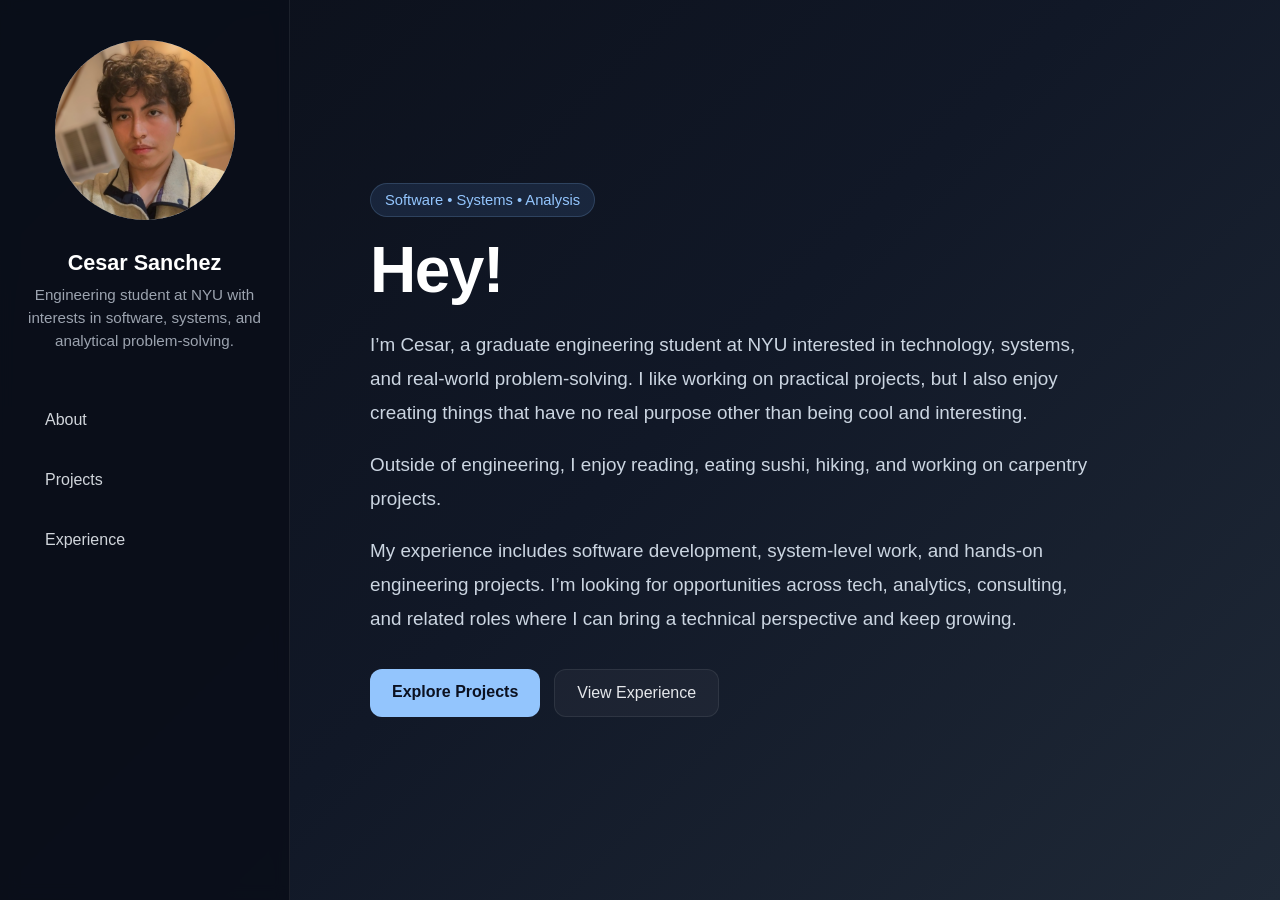
<file: index.html>
<!DOCTYPE html>
<html lang="en">
<head>
  <meta charset="UTF-8" />
  <meta name="viewport" content="width=device-width, initial-scale=1.0" />
  <title>Cesar | Portfolio</title>

  <style>
    * {
      box-sizing: border-box;
      margin: 0;
      padding: 0;
    }

    html, body {
      height: 100%;
      font-family: Arial, Helvetica, sans-serif;
    }

    body {
      display: flex;
      min-height: 100vh;
      background: linear-gradient(135deg, #0b0f19, #111827, #1f2937);
      color: #f3f4f6;
    }

    .sidebar {
      width: 290px;
      background: rgba(10, 15, 25, 0.92);
      backdrop-filter: blur(8px);
      border-right: 1px solid rgba(255, 255, 255, 0.08);
      padding: 40px 28px;
      display: flex;
      flex-direction: column;
      align-items: center;
      justify-content: flex-start;
    }

    .profile-pic {
        width: 180px;
        height: 180px;
        border-radius: 50%;
        object-fit: cover;
        object-position: center;
        display: block;
        margin: 0 auto 30px auto;
    }
    

    .name-block {
      text-align: center;
      margin-bottom: 34px;
    }

    .name-block h2 {
      font-size: 1.35rem;
      font-weight: 600;
      margin-bottom: 8px;
      color: #ffffff;
    }

    .name-block p {
      font-size: 0.95rem;
      color: #9ca3af;
      line-height: 1.5;
    }

    .nav {
      width: 100%;
      margin-top: 10px;
    }

    .nav a {
      display: block;
      width: 100%;
      text-decoration: none;
      color: #d1d5db;
      padding: 14px 16px;
      margin-bottom: 12px;
      border-radius: 12px;
      font-size: 1rem;
      transition: all 0.2s ease;
      border: 1px solid transparent;
    }

    .nav a:hover {
      background: rgba(255, 255, 255, 0.05);
      color: #ffffff;
      border: 1px solid rgba(255, 255, 255, 0.08);
    }

    .content {
      flex: 1;
      display: flex;
      align-items: center;
      padding: 80px;
    }

    .hero {
      max-width: 820px;
    }

    .hero-tag {
      display: inline-block;
      margin-bottom: 20px;
      padding: 8px 14px;
      border-radius: 999px;
      background: rgba(96, 165, 250, 0.12);
      color: #93c5fd;
      font-size: 0.92rem;
      border: 1px solid rgba(147, 197, 253, 0.18);
    }

    .hero h1 {
      font-size: 4rem;
      line-height: 1.05;
      letter-spacing: -1.5px;
      margin-bottom: 24px;
      color: #ffffff;
    }

    .hero h1 span {
      color: #93c5fd;
    }

    .hero p {
      font-size: 1.18rem;
      line-height: 1.8;
      color: #cbd5e1;
      max-width: 720px;
      margin-bottom: 18px;
    }

    .hero-buttons {
      margin-top: 34px;
      display: flex;
      gap: 14px;
      flex-wrap: wrap;
    }

    .btn {
      text-decoration: none;
      padding: 14px 22px;
      border-radius: 12px;
      font-size: 1rem;
      transition: 0.2s ease;
      display: inline-block;
    }

    .btn-primary {
      background: #93c5fd;
      color: #0b1120;
      font-weight: 600;
    }

    .btn-primary:hover {
      background: #bfdbfe;
    }

    .btn-secondary {
      background: rgba(255, 255, 255, 0.04);
      color: #e5e7eb;
      border: 1px solid rgba(255, 255, 255, 0.08);
    }

    .btn-secondary:hover {
      background: rgba(255, 255, 255, 0.08);
    }

    @media (max-width: 900px) {
      body {
        flex-direction: column;
      }

      .sidebar {
        width: 100%;
        border-right: none;
        border-bottom: 1px solid rgba(255, 255, 255, 0.08);
      }

      .content {
        padding: 50px 28px;
      }

      .hero h1 {
        font-size: 2.8rem;
      }

      .hero p {
        font-size: 1.05rem;
      }
    }
  </style>
</head>
<body>

  <aside class="sidebar">
    <img src="images/profile.png" alt="Cesar profile photo" class="profile-pic">

    <div class="name-block">
      <h2>Cesar Sanchez</h2>
      <p>Engineering student at NYU with interests in software, systems, and analytical problem-solving.</p>
    </div>

    <nav class="nav">
      <a href="index.html">About</a>
      <a href="projects.html">Projects</a>
      <a href="experience.html">Experience</a>
    </nav>
  </aside>

  <main class="content">
    <section class="hero" id="about">
      <div class="hero-tag">Software • Systems • Analysis</div>

      <h1>
        Hey!
      </h1>

      <p>
        I’m Cesar, a graduate engineering student at NYU interested in technology,
        systems, and real-world problem-solving. I like working on practical projects,
        but I also enjoy creating things that have no real purpose other than being
        cool and interesting.
      </p>

      <p>
        Outside of engineering, I enjoy reading, eating sushi, hiking, and working on
        carpentry projects.
      </p>

      <p>
        My experience includes software development, system-level work, and hands-on
        engineering projects. I’m looking for opportunities across tech, analytics,
        consulting, and related roles where I can bring a technical perspective and
        keep growing.
      </p>

      <div class="hero-buttons">
        <a href="projects.html" class="btn btn-primary">Explore Projects</a>
        <a href="experience.html" class="btn btn-secondary">View Experience</a>
      </div>
    </section>
  </main>

</body>
</html>
</file>
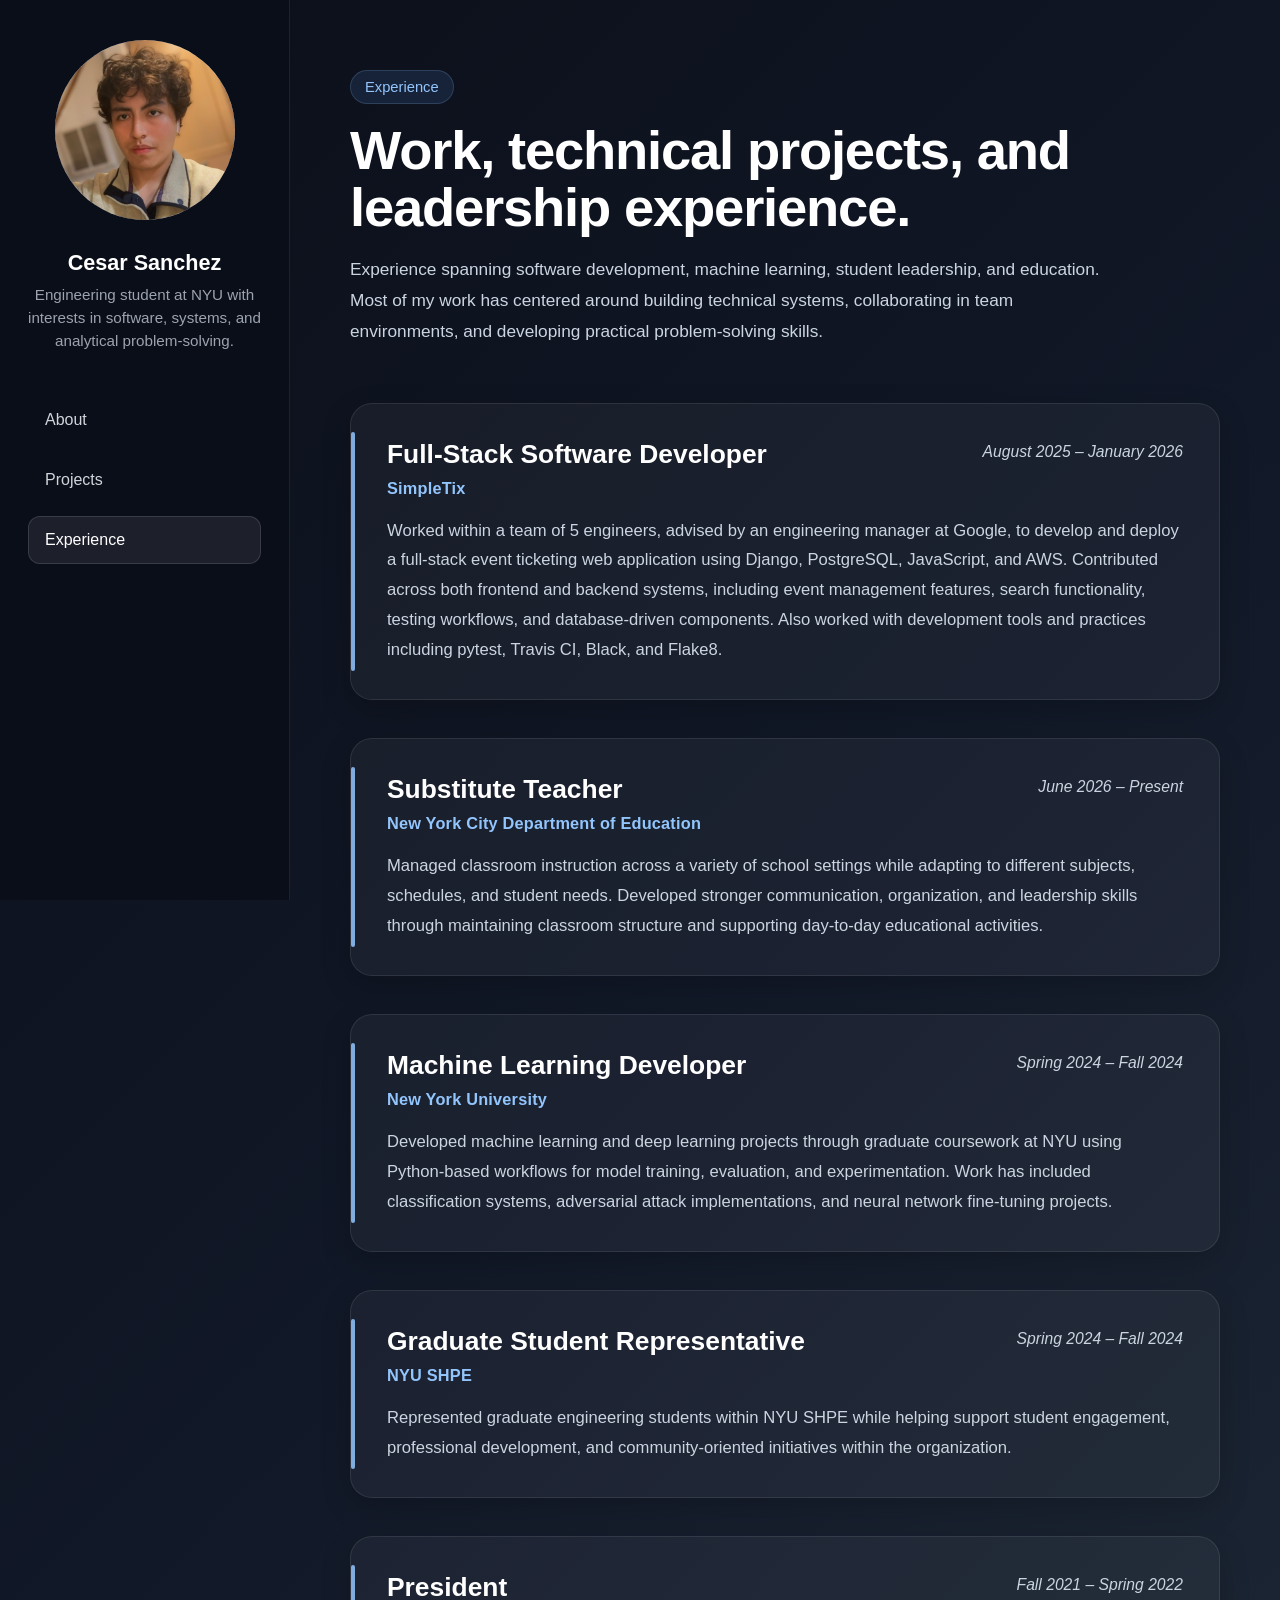
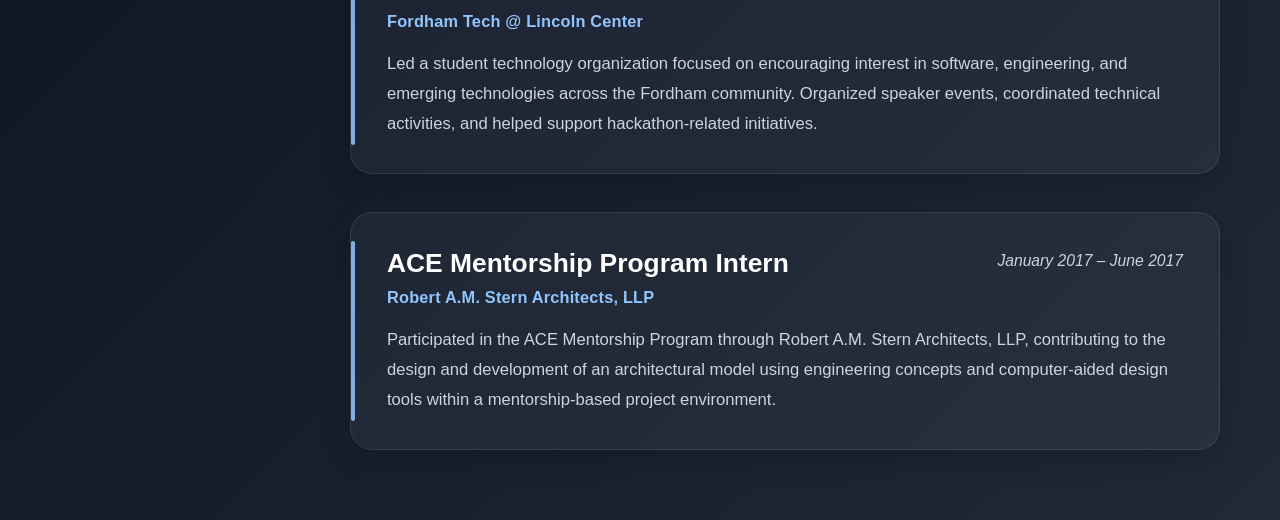
<file: experience.html>
<!DOCTYPE html>
<html lang="en">
<head>
  <meta charset="UTF-8" />
  <meta name="viewport" content="width=device-width, initial-scale=1.0" />
  <title>Cesar | Experience</title>

  <style>
    * {
      box-sizing: border-box;
      margin: 0;
      padding: 0;
    }

    html, body {
      min-height: 100%;
      font-family: Arial, Helvetica, sans-serif;
    }

    body {
      display: flex;
      min-height: 100vh;
      background: linear-gradient(135deg, #0b0f19, #111827, #1f2937);
      color: #f3f4f6;
    }

    .sidebar {
      width: 290px;
      background: rgba(10, 15, 25, 0.92);
      backdrop-filter: blur(8px);
      border-right: 1px solid rgba(255, 255, 255, 0.08);
      padding: 40px 28px;
      display: flex;
      flex-direction: column;
      align-items: center;
      position: sticky;
      top: 0;
      height: 100vh;
      flex-shrink: 0;
    }

    .profile-pic {
        width: 180px;
        height: 180px;
        border-radius: 50%;
        object-fit: cover;
        object-position: center;
        display: block;
        margin: 0 auto 30px auto;
    }

    .name-block {
      text-align: center;
      margin-bottom: 34px;
    }

    .name-block h2 {
      font-size: 1.35rem;
      font-weight: 600;
      margin-bottom: 8px;
      color: #ffffff;
    }

    .name-block p {
      font-size: 0.95rem;
      color: #9ca3af;
      line-height: 1.5;
    }

    .nav {
      width: 100%;
      margin-top: 10px;
    }

    .nav a {
      display: block;
      width: 100%;
      text-decoration: none;
      color: #d1d5db;
      padding: 14px 16px;
      margin-bottom: 12px;
      border-radius: 12px;
      font-size: 1rem;
      transition: all 0.2s ease;
      border: 1px solid transparent;
    }

    .nav a:hover {
      background: rgba(255, 255, 255, 0.05);
      color: #ffffff;
      border: 1px solid rgba(255, 255, 255, 0.08);
    }

    .nav a.active {
      background: rgba(255, 255, 255, 0.08);
      color: #ffffff;
      border: 1px solid rgba(255, 255, 255, 0.12);
    }

    .content {
      flex: 1;
      padding: 70px 60px;
    }

    .page-header {
      max-width: 900px;
      margin-bottom: 55px;
    }

    .page-tag {
      display: inline-block;
      margin-bottom: 18px;
      padding: 8px 14px;
      border-radius: 999px;
      background: rgba(96, 165, 250, 0.12);
      color: #93c5fd;
      font-size: 0.92rem;
      border: 1px solid rgba(147, 197, 253, 0.18);
    }

    .page-header h1 {
      font-size: 3.4rem;
      line-height: 1.05;
      letter-spacing: -1.2px;
      margin-bottom: 18px;
      color: #ffffff;
    }

    .page-header p {
      font-size: 1.08rem;
      line-height: 1.8;
      color: #cbd5e1;
      max-width: 760px;
    }

    .experience-list {
      display: flex;
      flex-direction: column;
      gap: 38px;
      max-width: 1050px;
    }

    .experience-card {
      position: relative;
      padding: 34px 36px;
      border-radius: 22px;
      background: rgba(255, 255, 255, 0.045);
      border: 1px solid rgba(255, 255, 255, 0.09);
      box-shadow: 0 10px 30px rgba(0, 0, 0, 0.18);
      overflow: hidden;
      opacity: 0.38;
      transform: translateY(28px);
      transition: opacity 0.7s ease, transform 0.7s ease, border 0.3s ease;
    }

    .experience-card.show {
      opacity: 1;
      transform: translateY(0);
    }

    .experience-card::before {
      content: "";
      position: absolute;
      left: 0;
      top: 28px;
      bottom: 28px;
      width: 4px;
      border-radius: 999px;
      background: #93c5fd;
      opacity: 0.85;
    }

    .experience-card:hover {
      border: 1px solid rgba(147, 197, 253, 0.28);
      background: rgba(255, 255, 255, 0.065);
    }

    .role-top {
      display: flex;
      justify-content: space-between;
      gap: 24px;
      align-items: flex-start;
      margin-bottom: 18px;
    }

    .role-title h2 {
      font-size: 1.65rem;
      color: #ffffff;
      margin-bottom: 8px;
      line-height: 1.25;
    }

    .role-title h3 {
      font-size: 1.02rem;
      color: #93c5fd;
      font-weight: 600;
      letter-spacing: 0.2px;
    }

    .role-date {
      color: #cbd5e1;
      font-style: italic;
      font-size: 0.98rem;
      white-space: nowrap;
      padding-top: 5px;
    }

    .experience-card p {
      color: #cbd5e1;
      font-size: 1.04rem;
      line-height: 1.8;
      max-width: 920px;
    }

    @media (max-width: 1000px) {
      body {
        flex-direction: column;
      }

      .sidebar {
        width: 100%;
        height: auto;
        position: relative;
        border-right: none;
        border-bottom: 1px solid rgba(255, 255, 255, 0.08);
      }

      .content {
        padding: 50px 24px;
      }

      .page-header h1 {
        font-size: 2.6rem;
      }

      .role-top {
        flex-direction: column;
        gap: 8px;
      }

      .role-date {
        white-space: normal;
      }
    }

    @media (max-width: 640px) {
      .page-header h1 {
        font-size: 2.2rem;
      }

      .experience-card {
        padding: 28px 24px;
      }

      .role-title h2 {
        font-size: 1.35rem;
      }

      .experience-card p {
        font-size: 1rem;
      }
    }
  </style>
</head>
<body>

  <aside class="sidebar">
    <img src="images/profile.png" alt="Cesar profile photo" class="profile-pic">

    <div class="name-block">
      <h2>Cesar Sanchez</h2>
      <p>Engineering student at NYU with interests in software, systems, and analytical problem-solving.</p>
    </div>

    <nav class="nav">
      <a href="index.html">About</a>
      <a href="projects.html">Projects</a>
      <a href="experience.html" class="active">Experience</a>
    </nav>
  </aside>

  <main class="content">
    <section class="page-header">
      <div class="page-tag">Experience</div>
      <h1>Work, technical projects, and leadership experience.</h1>
      <p>
        Experience spanning software development, machine learning, student leadership,
        and education. Most of my work has centered around building technical systems,
        collaborating in team environments, and developing practical problem-solving skills.
      </p>
    </section>

    <section class="experience-list">

      <article class="experience-card">
        <div class="role-top">
          <div class="role-title">
            <h2>Full-Stack Software Developer</h2>
            <h3>SimpleTix</h3>
          </div>
          <div class="role-date">August 2025 – January 2026</div>
        </div>

        <p>
          Worked within a team of 5 engineers, advised by an engineering manager at Google,
          to develop and deploy a full-stack event ticketing web application using Django,
          PostgreSQL, JavaScript, and AWS. Contributed across both frontend and backend systems,
          including event management features, search functionality, testing workflows, and
          database-driven components. Also worked with development tools and practices including
          pytest, Travis CI, Black, and Flake8.
        </p>
      </article>

      <article class="experience-card">
        <div class="role-top">
          <div class="role-title">
            <h2>Substitute Teacher</h2>
            <h3>New York City Department of Education</h3>
          </div>
          <div class="role-date">June 2026 – Present</div>
        </div>

        <p>
          Managed classroom instruction across a variety of school settings while adapting to
          different subjects, schedules, and student needs. Developed stronger communication,
          organization, and leadership skills through maintaining classroom structure and supporting
          day-to-day educational activities.
        </p>
      </article>

      <article class="experience-card">
        <div class="role-top">
          <div class="role-title">
            <h2>Machine Learning Developer</h2>
            <h3>New York University</h3>
          </div>
          <div class="role-date">Spring 2024 – Fall 2024</div>
        </div>

        <p>
          Developed machine learning and deep learning projects through graduate coursework at NYU
          using Python-based workflows for model training, evaluation, and experimentation. Work
          has included classification systems, adversarial attack implementations, and neural network
          fine-tuning projects.
        </p>
      </article>

      <article class="experience-card">
        <div class="role-top">
          <div class="role-title">
            <h2>Graduate Student Representative</h2>
            <h3>NYU SHPE</h3>
          </div>
          <div class="role-date">Spring 2024 – Fall 2024</div>
        </div>

        <p>
          Represented graduate engineering students within NYU SHPE while helping support student
          engagement, professional development, and community-oriented initiatives within the organization.
        </p>
      </article>

      <article class="experience-card">
        <div class="role-top">
          <div class="role-title">
            <h2>President</h2>
            <h3>Fordham Tech @ Lincoln Center</h3>
          </div>
          <div class="role-date">Fall 2021 – Spring 2022</div>
        </div>

        <p>
          Led a student technology organization focused on encouraging interest in software,
          engineering, and emerging technologies across the Fordham community. Organized speaker
          events, coordinated technical activities, and helped support hackathon-related initiatives.
        </p>
      </article>

      <article class="experience-card">
        <div class="role-top">
          <div class="role-title">
            <h2>ACE Mentorship Program Intern</h2>
            <h3>Robert A.M. Stern Architects, LLP</h3>
          </div>
          <div class="role-date">January 2017 – June 2017</div>
        </div>

        <p>
          Participated in the ACE Mentorship Program through Robert A.M. Stern Architects, LLP,
          contributing to the design and development of an architectural model using engineering
          concepts and computer-aided design tools within a mentorship-based project environment.
        </p>
      </article>

    </section>
  </main>

  <script>
    const cards = document.querySelectorAll(".experience-card");

    const observer = new IntersectionObserver((entries) => {
      entries.forEach((entry) => {
        if (entry.isIntersecting) {
          entry.target.classList.add("show");
        }
      });
    }, {
      threshold: 0.18
    });

    cards.forEach((card) => {
      observer.observe(card);
    });
  </script>

</body>
</html>
</file>
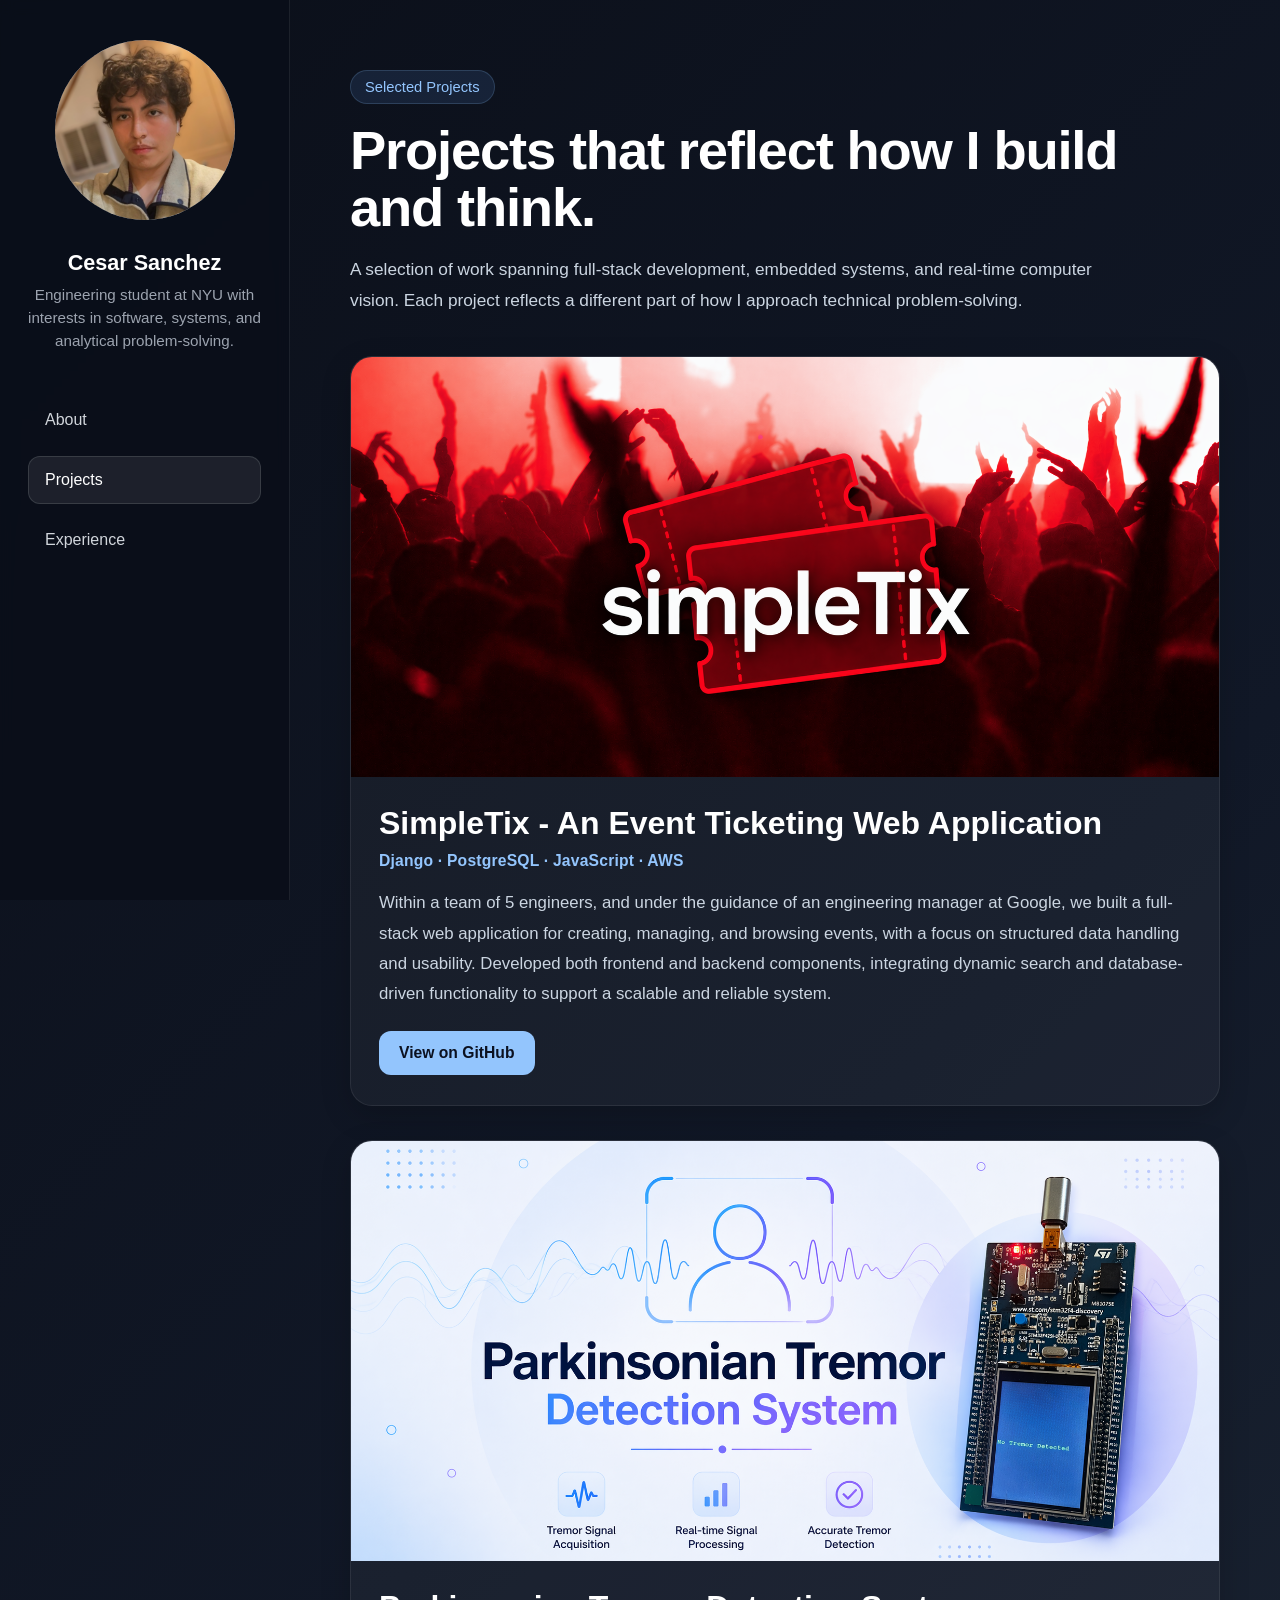
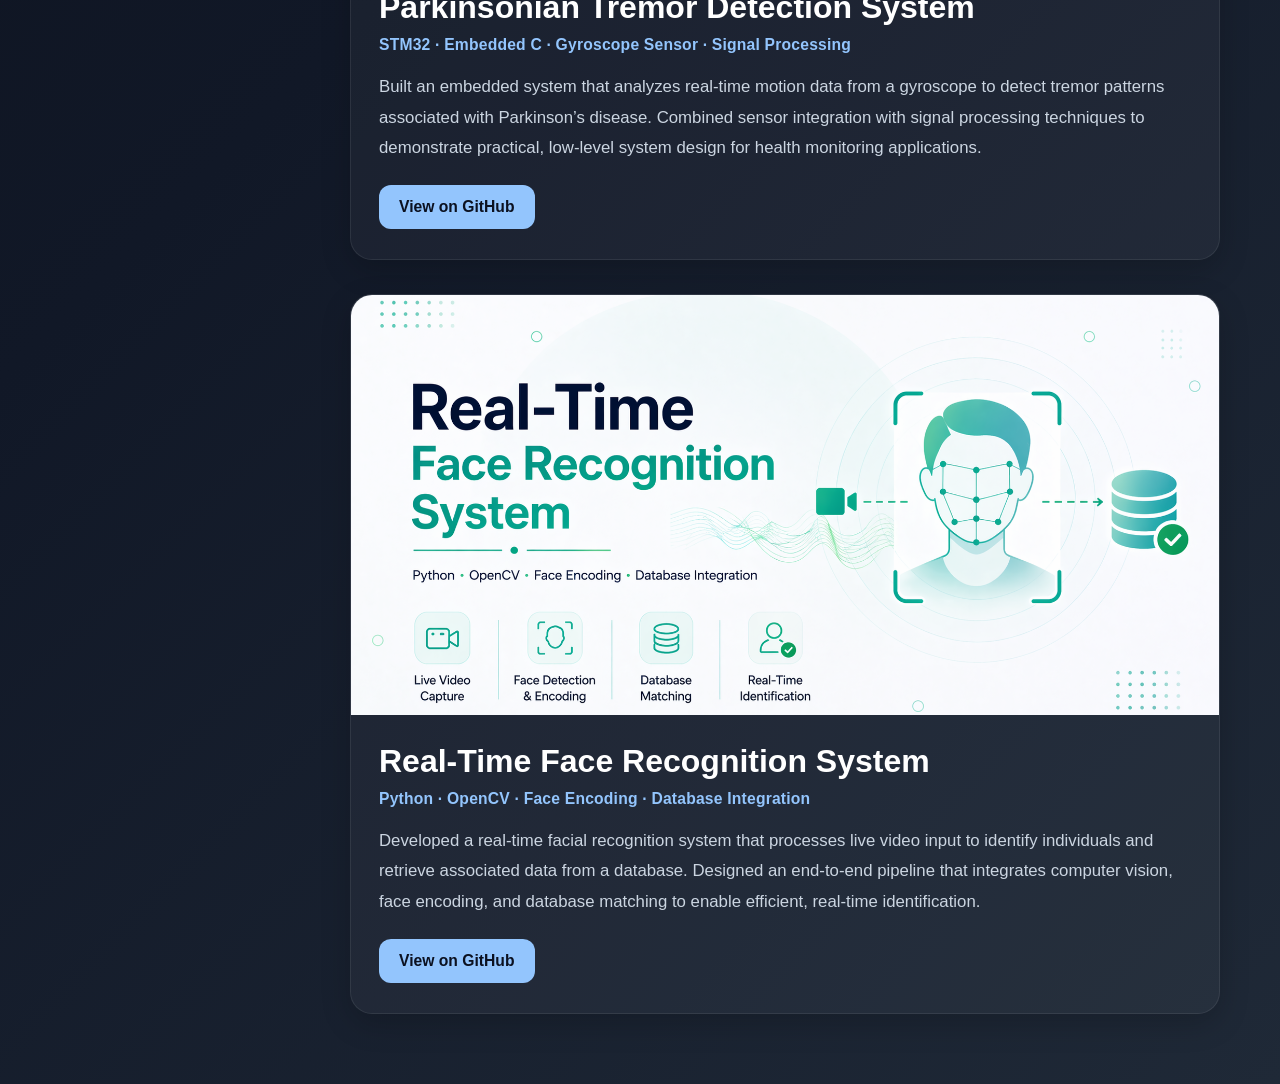
<file: projects.html>
<!DOCTYPE html>
<html lang="en">
<head>
  <meta charset="UTF-8" />
  <meta name="viewport" content="width=device-width, initial-scale=1.0" />
  <title>Cesar | Projects</title>

  <style>
    * {
      box-sizing: border-box;
      margin: 0;
      padding: 0;
    }

    html, body {
      min-height: 100%;
      font-family: Arial, Helvetica, sans-serif;
    }

    body {
      display: flex;
      min-height: 100vh;
      background: linear-gradient(135deg, #0b0f19, #111827, #1f2937);
      color: #f3f4f6;
    }

    .sidebar {
      width: 290px;
      background: rgba(10, 15, 25, 0.92);
      backdrop-filter: blur(8px);
      border-right: 1px solid rgba(255, 255, 255, 0.08);
      padding: 40px 28px;
      display: flex;
      flex-direction: column;
      align-items: center;
      justify-content: flex-start;
      position: sticky;
      top: 0;
      height: 100vh;
      flex-shrink: 0;
    }


    .profile-pic {
        width: 180px;
        height: 180px;
        border-radius: 50%;
        object-fit: cover;
        object-position: center;
        display: block;
        margin: 0 auto 30px auto;
    }

    .name-block {
      text-align: center;
      margin-bottom: 34px;
    }

    .name-block h2 {
      font-size: 1.35rem;
      font-weight: 600;
      margin-bottom: 8px;
      color: #ffffff;
    }

    .name-block p {
      font-size: 0.95rem;
      color: #9ca3af;
      line-height: 1.5;
    }

    .nav {
      width: 100%;
      margin-top: 10px;
    }

    .nav a {
      display: block;
      width: 100%;
      text-decoration: none;
      color: #d1d5db;
      padding: 14px 16px;
      margin-bottom: 12px;
      border-radius: 12px;
      font-size: 1rem;
      transition: all 0.2s ease;
      border: 1px solid transparent;
    }

    .nav a:hover {
      background: rgba(255, 255, 255, 0.05);
      color: #ffffff;
      border: 1px solid rgba(255, 255, 255, 0.08);
    }

    .nav a.active {
      background: rgba(255, 255, 255, 0.08);
      color: #ffffff;
      border: 1px solid rgba(255, 255, 255, 0.12);
    }

    .content {
      flex: 1;
      padding: 70px 60px;
    }

    .page-header {
      max-width: 900px;
      margin-bottom: 40px;
    }

    .page-tag {
      display: inline-block;
      margin-bottom: 18px;
      padding: 8px 14px;
      border-radius: 999px;
      background: rgba(96, 165, 250, 0.12);
      color: #93c5fd;
      font-size: 0.92rem;
      border: 1px solid rgba(147, 197, 253, 0.18);
    }

    .page-header h1 {
      font-size: 3.4rem;
      line-height: 1.05;
      letter-spacing: -1.2px;
      margin-bottom: 18px;
      color: #ffffff;
    }

    .page-header p {
      font-size: 1.08rem;
      line-height: 1.8;
      color: #cbd5e1;
      max-width: 760px;
    }

    .projects-list {
      display: flex;
      flex-direction: column;
      gap: 34px;
      margin-top: 30px;
    }

    .project-card {
      background: rgba(255, 255, 255, 0.04);
      border: 1px solid rgba(255, 255, 255, 0.08);
      border-radius: 22px;
      overflow: hidden;
      box-shadow: 0 10px 30px rgba(0, 0, 0, 0.18);
    }

    .project-image {
      width: 100%;
      height: 420px;
      background: rgba(255, 255, 255, 0.03);
      overflow: hidden;
    }

    .project-image img {
      width: 100%;
      height: 100%;
      object-fit: cover;
      display: block;
    }

    .project-info {
      padding: 28px 28px 30px;
    }

    .project-info h2 {
      font-size: 2rem;
      margin-bottom: 10px;
      color: #ffffff;
    }

    .stack {
      font-size: 0.98rem;
      color: #93c5fd;
      margin-bottom: 18px;
      font-weight: 600;
      letter-spacing: 0.2px;
    }

    .project-info p {
      font-size: 1.05rem;
      line-height: 1.8;
      color: #cbd5e1;
      max-width: 900px;
      margin-bottom: 22px;
    }

    .project-links {
      display: flex;
      gap: 14px;
      flex-wrap: wrap;
    }

    .btn {
      text-decoration: none;
      padding: 13px 20px;
      border-radius: 12px;
      font-size: 0.98rem;
      transition: 0.2s ease;
      display: inline-block;
    }

    .btn-primary {
      background: #93c5fd;
      color: #0b1120;
      font-weight: 600;
    }

    .btn-primary:hover {
      background: #bfdbfe;
    }

    .btn-secondary {
      background: rgba(255, 255, 255, 0.04);
      color: #e5e7eb;
      border: 1px solid rgba(255, 255, 255, 0.08);
    }

    .btn-secondary:hover {
      background: rgba(255, 255, 255, 0.08);
    }

    @media (max-width: 1000px) {
      body {
        flex-direction: column;
      }

      .sidebar {
        width: 100%;
        height: auto;
        position: relative;
        border-right: none;
        border-bottom: 1px solid rgba(255, 255, 255, 0.08);
      }

      .content {
        padding: 50px 24px;
      }

      .page-header h1 {
        font-size: 2.6rem;
      }

      .project-image {
        height: 300px;
      }

      .project-info h2 {
        font-size: 1.6rem;
      }
    }

    @media (max-width: 640px) {
      .project-image {
        height: 230px;
      }

      .page-header h1 {
        font-size: 2.2rem;
      }

      .project-info {
        padding: 22px;
      }

      .project-info p {
        font-size: 1rem;
      }
    }
  </style>
</head>
<body>

  <aside class="sidebar">
    <img src="images/profile.png" alt="Cesar profile photo" class="profile-pic">

    <div class="name-block">
      <h2>Cesar Sanchez</h2>
      <p>Engineering student at NYU with interests in software, systems, and analytical problem-solving.</p>
    </div>

    <nav class="nav">
      <a href="index.html">About</a>
      <a href="projects.html" class="active">Projects</a>
      <a href="experience.html">Experience</a>
    </nav>
  </aside>

  <main class="content">
    <section class="page-header">
      <div class="page-tag">Selected Projects</div>
      <h1>Projects that reflect how I build and think.</h1>
      <p>
        A selection of work spanning full-stack development, embedded systems,
        and real-time computer vision. Each project reflects a different part
        of how I approach technical problem-solving.
      </p>
    </section>

    <section class="projects-list">

      <!-- Project 1 -->
      <article class="project-card">
        <div class="project-image">
          <img src="images/ticketing1.png" alt="SimpleTix project image">
        </div>

        <div class="project-info">
          <h2>SimpleTix - An Event Ticketing Web Application</h2>
          <div class="stack">Django · PostgreSQL · JavaScript · AWS</div>
          <p>
            Within a team of 5 engineers, and under the guidance of an engineering manager at Google, we built a full-stack web application for creating, managing, and browsing events,
            with a focus on structured data handling and usability. Developed both frontend
            and backend components, integrating dynamic search and database-driven functionality
            to support a scalable and reliable system.
          </p>

          <div class="project-links">
            <a href="https://github.com/gcivil-nyu-org/team1-mon-fall25" target="_blank" class="btn btn-primary">View on GitHub</a>
          </div>
        </div>
      </article>

      <!-- Project 2 -->
      <article class="project-card">
        <div class="project-image">
          <img src="images/tremor1.png" alt="Parkinsonian tremor detection project image">
        </div>

        <div class="project-info">
          <h2>Parkinsonian Tremor Detection System</h2>
          <div class="stack">STM32 · Embedded C · Gyroscope Sensor · Signal Processing</div>
          <p>
            Built an embedded system that analyzes real-time motion data from a gyroscope to
            detect tremor patterns associated with Parkinson’s disease. Combined sensor integration
            with signal processing techniques to demonstrate practical, low-level system design
            for health monitoring applications.
          </p>

          <div class="project-links">
            <a href="https://github.com/cesarsanchez1/Wearable-Parkinson-s-Tremor-Detector" target="_blank" class="btn btn-primary">View on GitHub</a>
          </div>
        </div>
      </article>

      <!-- Project 3 -->
      <article class="project-card">
        <div class="project-image">
          <img src="images/face1.png" alt="Real-time face recognition project image">
        </div>

        <div class="project-info">
          <h2>Real-Time Face Recognition System</h2>
          <div class="stack">Python · OpenCV · Face Encoding · Database Integration</div>
          <p>
            Developed a real-time facial recognition system that processes live video input
            to identify individuals and retrieve associated data from a database. Designed
            an end-to-end pipeline that integrates computer vision, face encoding, and database
            matching to enable efficient, real-time identification.
          </p>

          <div class="project-links">
            <a href="https://github.com/cesarsanchez1/FaceRecognitionRealTimeDatabase" target="_blank" class="btn btn-primary">View on GitHub</a>
          </div>
        </div>
      </article>

    </section>
  </main>

</body>
</html>
</file>
